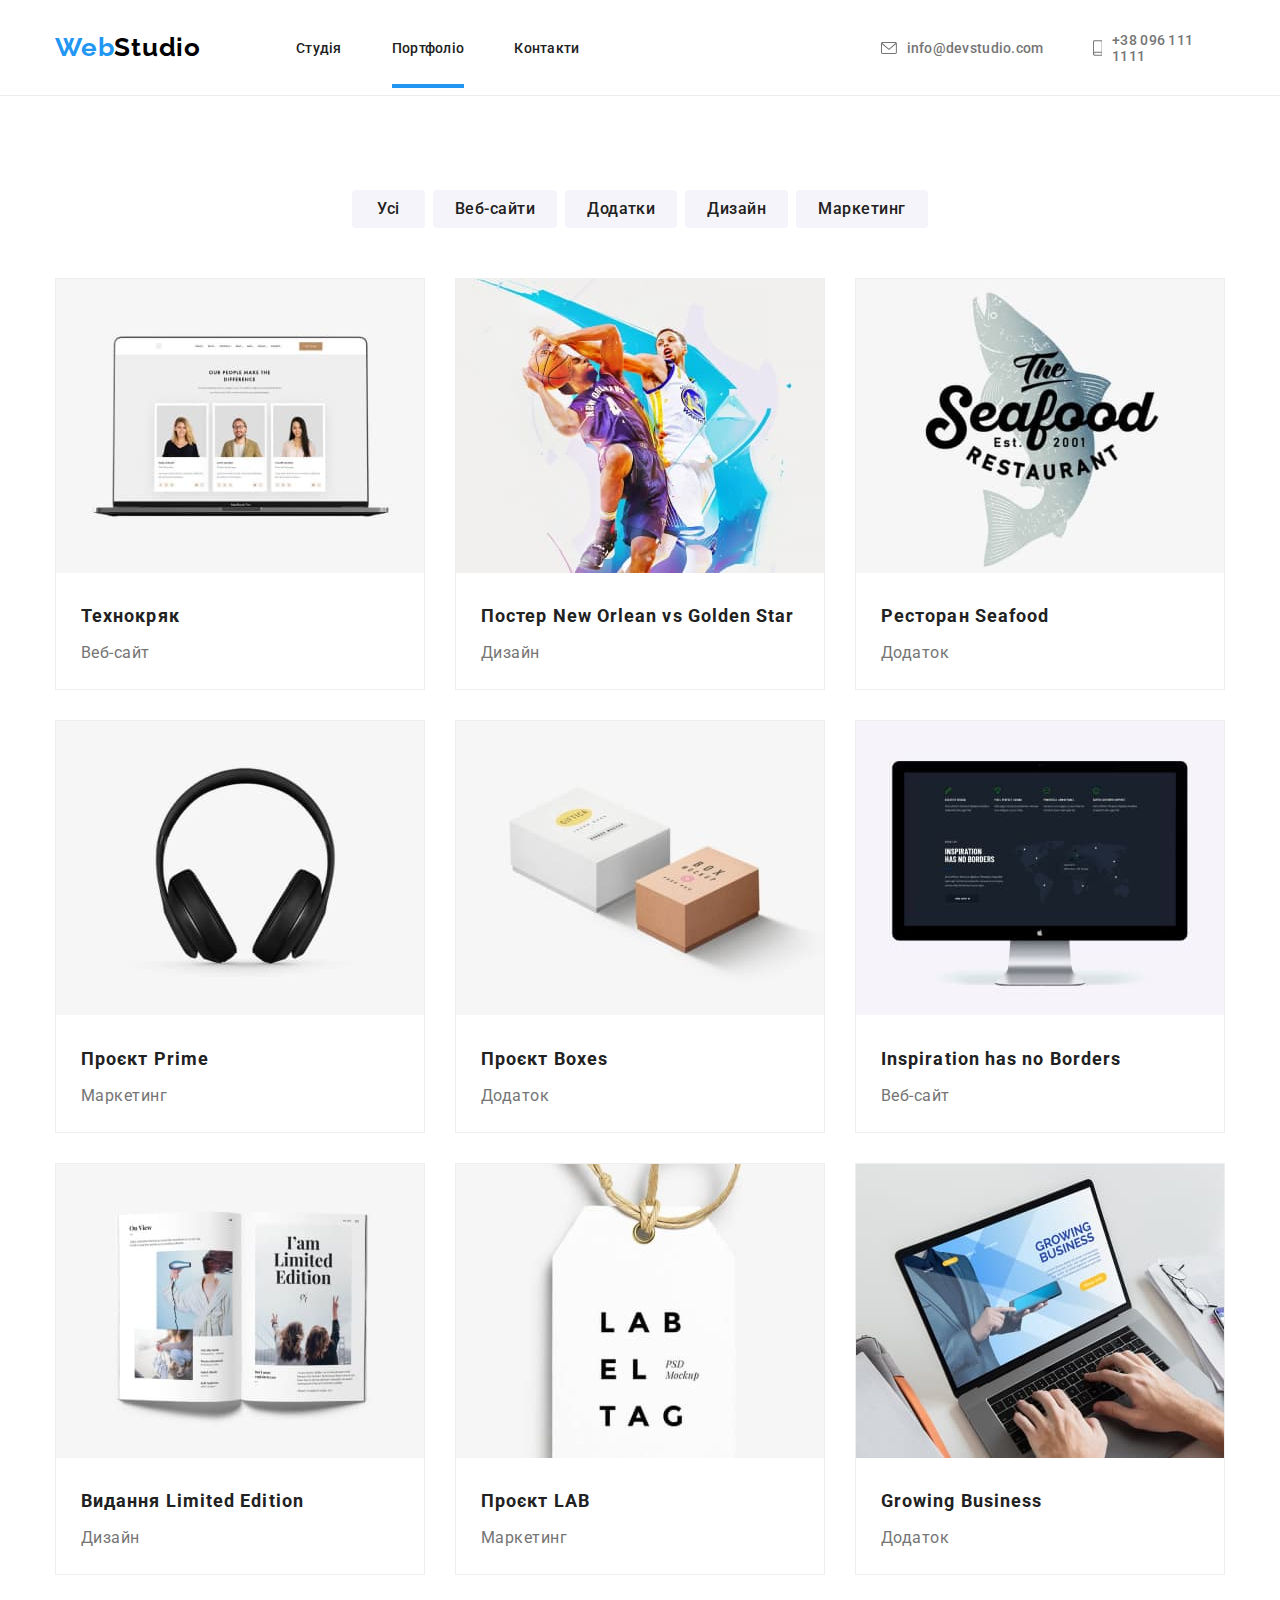
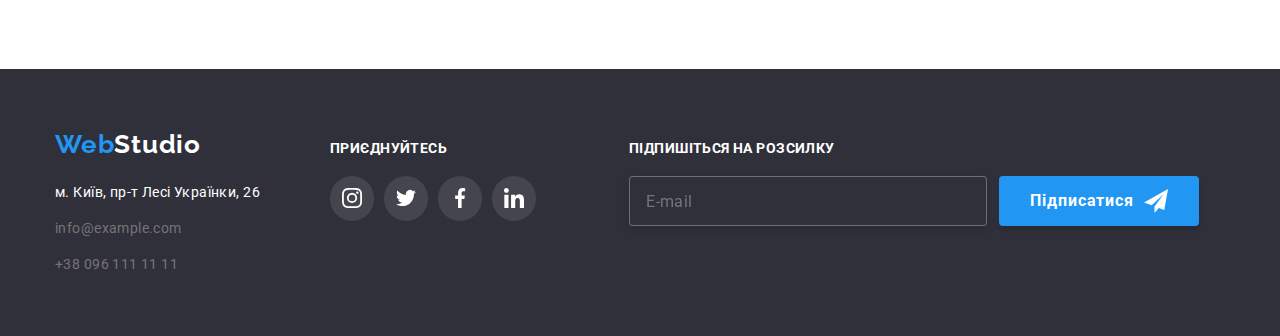
<file: portfolio.html>
<!DOCTYPE html>
<html lang="uk">

<head>
  <meta charset="UTF-8">
  <meta http-equiv="X-UA-Compatible" content="IE=edge">
  <meta name="viewport" content="width=device-width, initial-scale=1.0">
  <title>Портфоліо</title>
  <link rel="stylesheet" href="./css/normalize.css">
  <link rel="preconnect" href="https://fonts.googleapis.com">
  <link rel="preconnect" href="https://fonts.gstatic.com" crossorigin>
  <link href="https://fonts.googleapis.com/css2?family=Raleway:wght@700&family=Roboto:wght@400;500;700;900&display=swap"
    rel="stylesheet">
  <link rel="stylesheet" href="./css/main.min.css">

</head>

<body>
  <!--header-->
  <header class="header">
    <div class="container">
      <div class="header__main">
        <div class="header-logo">
          <a class="header-logo__ref" href="#"><span class="header-logo__label header-logo__label--web">Web</span><span
              class="header-logo__label header-logo__label--studio">Studio</span></a>
        </div>

        <nav>
          <ul class="nav">
            <li class="nav__item nav__item--indent"><a class="nav__ref" href="./index.html"
                rel="noopener noreferrer">Студія</a>
            </li>
            <li class="nav__item nav__item--indent"><a class="nav__ref nav__ref--position" href="#">Портфоліо</a></li>
            <li class="nav__item nav__item--indent"><a class="nav__ref" href="#">Контакти</a></li>
          </ul>
        </nav>

        <ul class="contact">
          <li class="contact__item contact__item--alignment">

            <a class="contact__ref contact__ref--transition" href="mailto:info@devstudio.com">
              <svg class="contact__icon contact__icon--convert">
                <use href="./images/icons.svg#icon-envelope"></use>
              </svg>
              <span class="contact__value">info@devstudio.com</span>
            </a>

          </li>

          <li class="contact__item contact__item--alignment">

            <a class="contact__ref contact__ref--transition" href="tel:+380961111111">
              <svg class="contact__icon contact__icon--telephone">
                <use href="./images/icons.svg#icon-smartphone"></use>
              </svg>
              <span class="contact__value">+38 096 111 1111</span>
            </a>

          </li>
        </ul>
      </div>
    </div>
  </header>

  <!--main-->
  <main>
    <!--hero-->
    <section class="portfolio portfolio--indent">
      <div class="container">
        <h1 class="portfolio__title">Категорії</h1>
        <ul class="portfolio-buttons">
          <li class="portfolio-buttons__item portfolio-buttons__item--indent"><button
              class="button button--portfolio button--all" type="button">Усі</button>
          </li>
          <li class="portfolio-buttons__item portfolio-buttons__item--indent"><button class="button button--portfolio"
              type="button">Веб-сайти</button>
          </li>
          <li class="portfolio-buttons__item portfolio-buttons__item--indent"><button class="button button--portfolio"
              type="button">Додатки</button>
          </li>
          <li class="portfolio-buttons__item portfolio-buttons__item--indent"><button class="button button--portfolio"
              type="button">Дизайн</button>
          </li>
          <li class="portfolio-buttons__item portfolio-buttons__item--indent"><button class="button button--portfolio"
              type="button">Маркетинг</button>
          </li>
        </ul>
        <ul class="portfolio-list">
          <li class="portfolio-list__item portfolio-list__item--active">
            <div class="portfolio-list__overlay">
              <a href="#">
                <img src="./images/categoryone.jpg" alt="technoquack" width="370">
              </a>
            </div>
            <div class="portfolio-list__card">
              <h3 class="portfolio-list__product">Технокряк</h3>
              <p class="portfolio-list__category">Веб-сайт</p>
            </div>
          </li>
          <li class="portfolio-list__item portfolio-list__item--active">
            <div class="portfolio-list__overlay">
              <img src="./images/categorytwo.jpg" alt="Poster New Orlean" width="370">
            </div>
            <div class="portfolio-list__card">
              <h3 class="portfolio-list__product">Постер New Orlean vs Golden Star</h3>
              <p class="portfolio-list__category">Дизайн</p>
            </div>

          </li>
          <li class="portfolio-list__item portfolio-list__item--active">
            <div class="portfolio-list__overlay">
              <img src="./images/categorythree.jpg" alt="Restaurant Seafood" width="370">
            </div>
            <div class="portfolio-list__card">
              <h3 class="portfolio-list__product">Ресторан Seafood</h3>
              <p class="portfolio-list__category">Додаток</p>
            </div>
          </li>
          <li class="portfolio-list__item portfolio-list__item--active">
            <div class="portfolio-list__overlay">
              <img src="./images/categoryfour.jpg" alt="Project Prime" width="370">
            </div>
            <div class="portfolio-list__card">
              <h3 class="portfolio-list__product">Проєкт Prime</h3>
              <p class="portfolio-list__category">Маркетинг</p>
            </div>
          </li>
          <li class="portfolio-list__item portfolio-list__item--active">
            <div class="portfolio-list__overlay">
              <img src="./images/categoryfive.jpg" alt="Project Boxes" width="370">
            </div>
            <div class="portfolio-list__card">
              <h3 class="portfolio-list__product">Проєкт Boxes</h3>
              <p class="portfolio-list__category">Додаток</p>
            </div>
          </li>
          <li class="portfolio-list__item portfolio-list__item--active">
            <div class="portfolio-list__overlay">
              <a href="#">
                <img src="./images/categorysix.jpg" alt="Inspiration has no Borders" width="370">
              </a>
            </div>
            <div class="portfolio-list__card">
              <h3 class="portfolio-list__product">Inspiration has no Borders</h3>
              <p class="portfolio-list__category">Веб-сайт</p>
            </div>
          </li>
          <li class="portfolio-list__item portfolio-list__item--active">
            <div class="portfolio-list__overlay">
              <img src="./images/categoryseven.jpg" alt="Limited Edition" width="370">
            </div>
            <div class="portfolio-list__card">
              <h3 class="portfolio-list__product">Видання Limited Edition</h3>
              <p class="portfolio-list__category">Дизайн</p>
            </div>
          </li>
          <li class="portfolio-list__item portfolio-list__item--active">
            <div class="portfolio-list__overlay">
              <img src="./images/categoryeight.jpg" alt="Project LAB" width="370">
            </div>
            <div class="portfolio-list__card">
              <h3 class="portfolio-list__product">Проєкт LAB</h3>
              <p class="portfolio-list__category">Маркетинг</p>
            </div>
          </li>
          <li class="portfolio-list__item portfolio-list__item--active">
            <div class="portfolio-list__overlay">
              <img src="./images/categorynine.jpg" alt="Growing Business" width="370">
            </div>
            <div class="portfolio-list__card">
              <h3 class="portfolio-list__product"">Growing Business</h3>
              <p class=" portfolio-list__category">Додаток</p>
            </div>
          </li>
        </ul>
      </div>
    </section>

  </main>

  <!--footer-->
  <footer class="footer">
    <div class="container">

      <div class="footer-sections">

        <div class="footer-address">

          <div class="footer-address__logo"><a class="footer-address__ref" href="#"><span
                class="footer-address__lable footer-address__lable--web">Web</span><span
                class="footer-address__lable footer-address__lable--studio">Studio</span></a>
          </div>

          <address class="address-block">
            <ul class="adress-list">
              <li class="adress-list__item adress-list__item--indent"><a
                  class="adress-list__ref adress-list__ref--font adress-list__ref--begin"
                  href="https://goo.gl/maps/GtrAekrX5XwwJfKh8" target="_blank" rel="noopener noreferrer">м. Київ, пр-т
                  Лесі
                  Українки, 26</a></li>
              <li class="adress-list__item adress-list__item--indent"><a class="adress-list__ref adress-list__ref--font"
                  href="mailto:info@example.com">info@example.com</a></li>
              <li class="adress-list__item adress-list__item--indent"><a class="adress-list__ref adress-list__ref--font"
                  href="tel:+380961111111">+38 096
                  111 11
                  11</a>
              </li>
            </ul>
          </address>

        </div>

        <section class="footer-nets">
          <h2 class="footer-nets__title">приєднуйтесь</h2>

          <ul class="nets-list">

            <li class="nets-list__item">
              <a class="nets-list__ref nets-list__ref--geometry nets-list__ref--active" href="#">
                <svg class="nets-list__icon">
                  <use href="./images/icons.svg#icon-instagramone"></use>
                </svg>
              </a>
            </li>

            <li class="nets-list__item">
              <a class="nets-list__ref nets-list__ref--geometry nets-list__ref--active" href="#">
                <svg class="nets-list__icon">
                  <use href="./images/icons.svg#icon-twittertwo"></use>
                </svg>
              </a>
            </li>

            <li class="nets-list__item">
              <a class="nets-list__ref nets-list__ref--geometry nets-list__ref--active" href="#">
                <svg class="nets-list__icon">
                  <use href="./images/icons.svg#icon-facebooktwo"></use>
                </svg>
              </a>
            </li>

            <li class="nets-list__item">
              <a class="nets-list__ref nets-list__ref--geometry nets-list__ref--active" href="#">
                <svg class="nets-list__icon">
                  <use href="./images/icons.svg#icon-linkedintwo"></use>
                </svg>
              </a>
            </li>

          </ul>

        </section>

        <form class="footer-form">
          <h2 class="footer-form__title">Підпишіться на розсилку</h2>
          <label for="mailfooter"></label>
          <div class="footer-form__mailing">
            <input class="footer-form__input" type="email" name="mailfooter" id="mailfooter" placeholder="E-mail">
            <button class="button button--mailing" type="submit">
              <span class="footer-form__caption">Підписатися</span>
              <svg class="footer-form__icon">
                <use href="./images/icons.svg#icon-formtelegram"></use>
              </svg>
            </button>
          </div>
        </form>

      </div>

    </div>
  </footer>

</body>

</html>
</file>
<file: css/main.min.css>
html{-webkit-box-sizing:border-box;box-sizing:border-box}*,*::before,*::after{-webkit-box-sizing:inherit;box-sizing:inherit}h1,h2,h3,h4,h5,h6,p,ul{margin:0;padding:0}body{color:#212121;font-family:"Roboto",sans-serif}.button{cursor:pointer;border:none}.button--hero{padding:10px 32px;-webkit-box-align:center;-ms-flex-align:center;align-items:center;font-weight:700;font-size:16px;line-height:1.875;letter-spacing:.06em;color:#fff;background-color:#2196f3}.button--form-modal{-webkit-transition:background-color 250ms cubic-bezier(0.4, 0, 0.2, 1);transition:background-color 250ms cubic-bezier(0.4, 0, 0.2, 1);outline:none;display:-webkit-box;display:-ms-flexbox;display:flex;padding:10px 52px;-webkit-box-align:center;-ms-flex-align:center;align-items:center;margin-left:164px;margin-right:164px;margin-bottom:40px;font-family:"Roboto",sans-serif;font-weight:700;font-size:16px;line-height:1.875;letter-spacing:.06em;text-align:center;color:#fff;background-color:#2196f3;-webkit-box-shadow:0px 4px 4px rgba(0,0,0,.15);box-shadow:0px 4px 4px rgba(0,0,0,.15);border-radius:4px}@media screen and (min-width: 0px)and (max-width: 479px){.button--form-modal{margin-left:auto;margin-right:auto}}@media screen and (min-width: 480px)and (max-width: 1199px){.button--form-modal{margin-left:125px;margin-right:125px}}.button--form-modal:hover,.button--form-modal:focus{background-color:#188ce8}.button--portfolio{-webkit-transition:color 250ms cubic-bezier(0.4, 0, 0.2, 1),background-color 250ms cubic-bezier(0.4, 0, 0.2, 1),-webkit-box-shadow 250ms cubic-bezier(0.4, 0, 0.2, 1);transition:color 250ms cubic-bezier(0.4, 0, 0.2, 1),background-color 250ms cubic-bezier(0.4, 0, 0.2, 1),-webkit-box-shadow 250ms cubic-bezier(0.4, 0, 0.2, 1);transition:color 250ms cubic-bezier(0.4, 0, 0.2, 1),background-color 250ms cubic-bezier(0.4, 0, 0.2, 1),box-shadow 250ms cubic-bezier(0.4, 0, 0.2, 1);transition:color 250ms cubic-bezier(0.4, 0, 0.2, 1),background-color 250ms cubic-bezier(0.4, 0, 0.2, 1),box-shadow 250ms cubic-bezier(0.4, 0, 0.2, 1),-webkit-box-shadow 250ms cubic-bezier(0.4, 0, 0.2, 1);padding:6px 22px;color:#212121;background-color:#f5f4fa;font-weight:500;font-size:16px;line-height:1.625;letter-spacing:.03em;text-align:center;border-radius:4px}.button--portfolio:hover,.button--portfolio:focus{color:#fff;background-color:#2196f3;-webkit-box-shadow:0px 6px 0px #f5f4fa;box-shadow:0px 6px 0px #f5f4fa}.button--all{padding:6px 25px}.button--mailing{display:-webkit-box;display:-ms-flexbox;display:flex;-webkit-box-align:center;-ms-flex-align:center;align-items:center;-webkit-box-pack:center;-ms-flex-pack:center;justify-content:center;padding-top:10px;padding-bottom:10px;outline:none;width:200px;background-color:#2196f3;-webkit-box-shadow:0px 4px 4px rgba(0,0,0,.15);box-shadow:0px 4px 4px rgba(0,0,0,.15);border-radius:4px}@media screen and (min-width: 0px)and (max-width: 1199px){.button--mailing{margin-left:auto;margin-right:auto}}.menu-button{display:-webkit-inline-box;display:-ms-inline-flexbox;display:inline-flex;margin-left:181px;padding:0;border:none;background-color:rgba(0,0,0,0);cursor:pointer;position:relative;z-index:51}@media screen and (min-width: 0px)and (max-width: 479px){.menu-button{margin-left:auto}}@media screen and (min-width: 768px){.menu-button{display:none}}.menu-button .icon-cross{display:none;-webkit-transition:fill 250ms cubic-bezier(0.4, 0, 0.2, 1);transition:fill 250ms cubic-bezier(0.4, 0, 0.2, 1)}.menu-button.is-open .icon-cross{display:block}.menu-button.is-open .icon-menu{display:none}.menu-button .icon-menu{-webkit-transition:fill 250ms cubic-bezier(0.4, 0, 0.2, 1);transition:fill 250ms cubic-bezier(0.4, 0, 0.2, 1)}.menu-button:hover .icon-cross{fill:#2196f3}.menu-button:hover .icon-menu{fill:#2196f3}.container{max-width:480px;padding-left:15px;padding-right:15px;margin-left:auto;margin-right:auto}@media screen and (min-width: 768px){.container{max-width:768px}}@media screen and (min-width: 1200px){.container{max-width:1200px}}.hero{padding-top:200px;padding-bottom:200px;background-color:#2f303a;text-align:center}@media screen and (min-width: 0px)and (max-width: 1199px){.hero{margin-bottom:60px}}.hero--overlay{margin-left:auto;margin-right:auto;background-repeat:no-repeat;background-position:center;background-size:cover}@media screen and (min-width: 0px){.hero--overlay{min-height:400px;max-width:480px}}@media screen and (min-width: 768px){.hero--overlay{min-height:400px;max-width:768px}}@media screen and (min-width: 1200px){.hero--overlay{min-height:480px;max-width:1600px}}@media screen and (min-width: 0px){.hero--overlay{background-image:-webkit-gradient(linear, left top, right top, from(rgba(47, 48, 58, 0.4)), to(rgba(47, 48, 58, 0.4))),url("../images/herobackgroundmobile.jpg");background-image:linear-gradient(to right, rgba(47, 48, 58, 0.4), rgba(47, 48, 58, 0.4)),url("../images/herobackgroundmobile.jpg")}}@media screen and (min-width: 768px){.hero--overlay{background-image:-webkit-gradient(linear, left top, right top, from(rgba(47, 48, 58, 0.4)), to(rgba(47, 48, 58, 0.4))),url("../images/herobackgroundtablet.jpg");background-image:linear-gradient(to right, rgba(47, 48, 58, 0.4), rgba(47, 48, 58, 0.4)),url("../images/herobackgroundtablet.jpg")}}@media screen and (min-width: 1200px){.hero--overlay{background-image:-webkit-gradient(linear, left top, right top, from(rgba(47, 48, 58, 0.4)), to(rgba(47, 48, 58, 0.4))),url("../images/herobackground.jpg");background-image:linear-gradient(to right, rgba(47, 48, 58, 0.4), rgba(47, 48, 58, 0.4)),url("../images/herobackground.jpg")}}@media screen and (min-width: 0px)and (min-device-pixel-ratio: 2),screen and (min-width: 0px)and (-webkit-min-device-pixel-ratio: 2),screen and (min-width: 0px)and (min-resolution: 192dpi),screen and (min-width: 0px)and (min-resolution: 2dppx){.hero--overlay{background-image:-webkit-gradient(linear, left top, right top, from(rgba(47, 48, 58, 0.4)), to(rgba(47, 48, 58, 0.4))),url("../images/herobackgroundmobiletwo.jpg");background-image:linear-gradient(to right, rgba(47, 48, 58, 0.4), rgba(47, 48, 58, 0.4)),url("../images/herobackgroundmobiletwo.jpg")}}@media screen and (min-width: 768px)and (min-device-pixel-ratio: 2),screen and (min-width: 768px)and (-webkit-min-device-pixel-ratio: 2),screen and (min-width: 768px)and (min-resolution: 192dpi),screen and (min-width: 768px)and (min-resolution: 2dppx){.hero--overlay{background-image:-webkit-gradient(linear, left top, right top, from(rgba(47, 48, 58, 0.4)), to(rgba(47, 48, 58, 0.4))),url("../images/herobackgroundtablettwox.jpg");background-image:linear-gradient(to right, rgba(47, 48, 58, 0.4), rgba(47, 48, 58, 0.4)),url("../images/herobackgroundtablettwox.jpg")}}@media screen and (min-width: 1200px)and (min-device-pixel-ratio: 2),screen and (min-width: 1200px)and (-webkit-min-device-pixel-ratio: 2),screen and (min-width: 1200px)and (min-resolution: 192dpi),screen and (min-width: 1200px)and (min-resolution: 2dppx){.hero--overlay{background-image:-webkit-gradient(linear, left top, right top, from(rgba(47, 48, 58, 0.4)), to(rgba(47, 48, 58, 0.4))),url("../images/herobackgroundtwox.jpg");background-image:linear-gradient(to right, rgba(47, 48, 58, 0.4), rgba(47, 48, 58, 0.4)),url("../images/herobackgroundtwox.jpg")}}.hero__title{max-width:696px;margin:0 auto 30px;font-weight:900;font-size:44px;line-height:1.3636;letter-spacing:.06em;text-transform:uppercase;color:#fff}@media screen and (min-width: 0px)and (max-width: 1199px){.hero__title{max-width:360px;font-size:26px;line-height:1.6154}}.advantages{background-color:#fff}@media screen and (min-width: 0px)and (max-width: 1199px){.advantages{margin-bottom:60px}}@media screen and (min-width: 1200px){.advantages--indent{padding-top:94px;padding-bottom:94px}}.advantages__title{position:absolute;width:1px;height:1px;margin:-1px;white-space:nowrap;overflow:hidden;border:0;clip:rect(0 0 0 0);-webkit-clip-path:inset(50%);clip-path:inset(50%)}@media screen and (min-width: 768px){.advantages-list{display:-webkit-box;display:-ms-flexbox;display:flex;gap:30px}}@media screen and (min-width: 768px)and (max-width: 1199px){.advantages-list{-ms-flex-wrap:wrap;flex-wrap:wrap;-webkit-box-pack:center;-ms-flex-pack:center;justify-content:center}}.advantages-list__item{list-style:none}@media screen and (min-width: 0px)and (max-width: 479px){.advantages-list__item{-ms-flex-preferred-size:calc((100% - 90px)/1);flex-basis:calc((100% - 90px)/1)}}@media screen and (min-width: 480px)and (max-width: 767px){.advantages-list__item{-ms-flex-preferred-size:calc((100% - 90px)/1);flex-basis:calc((100% - 90px)/1);margin-bottom:30px}}@media screen and (min-width: 768px)and (max-width: 1199px){.advantages-list__item{-ms-flex-preferred-size:calc((100% - 90px)/2);flex-basis:calc((100% - 90px)/2)}}@media screen and (min-width: 1200px){.advantages-list__item{-ms-flex-preferred-size:calc((100% - 90px)/4);flex-basis:calc((100% - 90px)/4)}}@media screen and (min-width: 0px)and (max-width: 767px){.advantages-list__item:last-child{margin-bottom:0}}.advantages-list__logo{display:-webkit-box;display:-ms-flexbox;display:flex;-webkit-box-pack:center;-ms-flex-pack:center;justify-content:center;-webkit-box-align:center;-ms-flex-align:center;align-items:center;margin-bottom:30px;background:#f5f4fa;border-radius:4px}@media screen and (min-width: 0px){.advantages-list__logo{padding:25px 19px}}@media screen and (min-width: 768px){.advantages-list__logo{padding:25px 14.2px}}@media screen and (min-width: 1200px){.advantages-list__logo{padding:25px 10px}}.advantages-list__icon{width:70px;height:70px}.advantages-list__name{margin-bottom:10px;font-size:14px;line-height:1.1428;letter-spacing:.03em;text-transform:uppercase}@media not screen and (min-width: 768px){.advantages-list__name{text-align:center}}.advantages-list__description{font-size:14px;line-height:1.7143;letter-spacing:.03em;color:#757575}.activity{padding-top:0;background-color:#fff}@media screen and (min-width: 0px){.activity{display:none}}@media screen and (min-width: 1200px){.activity{display:block}}.activity--indent{padding-top:0px;padding-bottom:94px}.activity__title{margin-bottom:50px;line-height:1.16667;font-size:36px;text-align:center;letter-spacing:.03em}.activity-list{display:-webkit-box;display:-ms-flexbox;display:flex;-webkit-box-pack:center;-ms-flex-pack:center;justify-content:center;gap:30px}.activity-list__item{list-style:none}.activity-list__background{position:relative}.activity-list__product{position:absolute;bottom:3px;right:0;padding-top:27px;padding-bottom:27px;width:370px;background-color:rgba(47,48,58,.8);font-family:"Roboto",sans-serif;line-height:1.14286;font-size:14px;text-align:center;letter-spacing:.03em;text-transform:uppercase;color:#fff}.our-team{background-color:#f5f4fa}.our-team--indent{padding-top:94px;padding-bottom:94px}@media screen and (min-width: 0px)and (max-width: 1199px){.our-team--indent{padding-top:60px;padding-bottom:60px}}.our-team__title{margin-bottom:50px;font-size:36px;line-height:1.16667;text-align:center;letter-spacing:.03em}@media screen and (min-width: 0px)and (max-width: 1199px){.our-team__title{margin-bottom:30px}}@media screen and (min-width: 768px),screen and (min-width: 1200px){.team-list{display:-webkit-box;display:-ms-flexbox;display:flex;-webkit-box-pack:center;-ms-flex-pack:center;justify-content:center;gap:30px}}@media screen and (min-width: 768px)and (max-width: 1199px){.team-list{-ms-flex-wrap:wrap;flex-wrap:wrap}}.team-list__item{list-style:none}.team-list__item--active{background:#fff;-webkit-box-shadow:0px 1px 3px rgba(0,0,0,.12),0px 1px 1px rgba(0,0,0,.14),0px 2px 1px rgba(0,0,0,.2);box-shadow:0px 1px 3px rgba(0,0,0,.12),0px 1px 1px rgba(0,0,0,.14),0px 2px 1px rgba(0,0,0,.2);border-radius:0px 0px 4px 4px}@media screen and (min-width: 0px)and (max-width: 479px){.team-list__item--active{-ms-flex-preferred-size:calc((100% - 90px)/1);flex-basis:calc((100% - 90px)/1)}}@media screen and (min-width: 480px)and (max-width: 767px){.team-list__item--active{-ms-flex-preferred-size:calc((100% - 90px)/1);flex-basis:calc((100% - 90px)/1)}}@media screen and (min-width: 768px){.team-list__item--active{-ms-flex-preferred-size:calc((100% - 90px)/2);flex-basis:calc((100% - 90px)/2)}}@media screen and (min-width: 1200px){.team-list__item--active{-ms-flex-preferred-size:calc((100% - 90px)/4);flex-basis:calc((100% - 90px)/4)}}@media screen and (min-width: 0px)and (max-width: 767px){.team-list__item--active{margin-bottom:30px}}@media screen and (min-width: 0px)and (max-width: 767px){.team-list__item--active:last-child{margin-bottom:0px}}@media screen and (min-width: 0px)and (max-width: 479px){.team-list__img{width:100%}}@media screen and (min-width: 480px)and (max-width: 767px){.team-list__img{width:450px}}@media screen and (min-width: 768px){.team-list__img{width:354px}}@media screen and (min-width: 1200px){.team-list__img{width:270px}}.team-list__card{padding:30px 10px}@media screen and (min-width: 0px)and (max-width: 1199px){.team-list__card{padding-top:30px;padding-bottom:24px;padding-left:10px;padding-right:10px}}.team-list__employee{margin-bottom:10px;font-weight:500;font-size:16px;line-height:1.1875;text-align:center;letter-spacing:.03em}.team-list__position{margin-bottom:16px;font-weight:400;font-size:16px;line-height:1.1875;text-align:center;letter-spacing:.03em;color:#757575}.team-nets{display:-webkit-box;display:-ms-flexbox;display:flex;-webkit-box-pack:center;-ms-flex-pack:center;justify-content:center;gap:10px}.team-nets__item{list-style:none}.team-nets__ref{-webkit-transition:fill 250ms cubic-bezier(0.4, 0, 0.2, 1);transition:fill 250ms cubic-bezier(0.4, 0, 0.2, 1);fill:#afb1b8}.team-nets__ref:hover,.team-nets__ref:focus{fill:#fff}.team-nets__ref--geometry{-webkit-transition:background-color 250ms cubic-bezier(0.4, 0, 0.2, 1),border-radius 250ms cubic-bezier(0.4, 0, 0.2, 1);transition:background-color 250ms cubic-bezier(0.4, 0, 0.2, 1),border-radius 250ms cubic-bezier(0.4, 0, 0.2, 1);display:block;padding-top:12px;padding-bottom:8px;padding-left:12px;padding-right:12px}.team-nets__ref--geometry:hover,.team-nets__ref--geometry:focus{background-color:#2196f3;border-radius:50%}.team-nets__icon{height:20px;width:20px}.regular-customers{background-color:#fff}.regular-customers--indent{padding-top:94px;padding-bottom:94px}@media screen and (min-width: 0px)and (max-width: 1199px){.regular-customers--indent{padding-top:60px;padding-bottom:60px}}.regular-customers__title{margin-bottom:50px;font-size:36px;line-height:1.16667;text-align:center;letter-spacing:.03em}@media screen and (min-width: 0px)and (max-width: 1199px){.regular-customers__title{margin-bottom:30px;font-size:28px;line-height:1.17857;text-align:center;letter-spacing:.03em}}.customers-list{display:-webkit-box;display:-ms-flexbox;display:flex;gap:30px;-webkit-box-pack:center;-ms-flex-pack:center;justify-content:center}@media screen and (min-width: 0px)and (max-width: 1199px){.customers-list{-ms-flex-wrap:wrap;flex-wrap:wrap}}.customers-list__item{list-style:none}.customers-list__item--alignment{display:-webkit-box;display:-ms-flexbox;display:flex;-webkit-box-pack:center;-ms-flex-pack:center;justify-content:center;-webkit-box-align:center;-ms-flex-align:center;align-items:center}@media screen and (min-width: 0px){.customers-list__item--alignment{-ms-flex-preferred-size:calc((100% - 180px)/2);flex-basis:calc((100% - 180px)/2)}}@media screen and (min-width: 768px){.customers-list__item--alignment{-ms-flex-preferred-size:calc((100% - 180px)/3);flex-basis:calc((100% - 180px)/3)}}@media screen and (min-width: 1200px){.customers-list__item--alignment{-ms-flex-preferred-size:calc((100% - 180px)/6);flex-basis:calc((100% - 180px)/6)}}.customers-list__icon{width:0px;height:0px}@media screen and (min-width: 0px){.customers-list__icon--one{width:44.27px;height:49.23px}}@media screen and (min-width: 1200px){.customers-list__icon--one{width:41px;height:46.7px}}.customers-list__icon--two{width:40px;height:52px}@media screen and (min-width: 0px){.customers-list__icon--three{width:41px;height:42.6px}}@media screen and (min-width: 1200px){.customers-list__icon--three{width:43.46px;height:41.18px}}@media screen and (min-width: 0px){.customers-list__icon--four{width:79.66px;height:42.02px}}@media screen and (min-width: 1200px){.customers-list__icon--four{width:84.44px;height:40.62px}}@media screen and (min-width: 0px){.customers-list__icon--five{width:59px;height:47px}}@media screen and (min-width: 1200px){.customers-list__icon--five{width:62.54px;height:45.43px}}@media screen and (min-width: 0px){.customers-list__icon--six{width:88.48px;height:45.44px}}@media screen and (min-width: 1200px){.customers-list__icon--six{width:93.79px;height:43.93px}}.customers-list__ref{fill:#afb1b8}.customers-list__ref--alignment{display:-webkit-box;display:-ms-flexbox;display:flex;-webkit-box-pack:center;-ms-flex-pack:center;justify-content:center;-webkit-box-align:center;-ms-flex-align:center;align-items:center}.customers-list__ref--geometry{-webkit-transition:border 250ms cubic-bezier(0.4, 0, 0.2, 1),border-radius 250ms cubic-bezier(0.4, 0, 0.2, 1);transition:border 250ms cubic-bezier(0.4, 0, 0.2, 1),border-radius 250ms cubic-bezier(0.4, 0, 0.2, 1);border:1px solid #afb1b8;border-radius:4px}@media screen and (min-width: 0px){.customers-list__ref--geometry{width:210px;height:92px;padding:16px 52px}}@media screen and (min-width: 768px){.customers-list__ref--geometry{width:226px;height:92px;padding:16px 60px}}@media screen and (min-width: 1200px){.customers-list__ref--geometry{width:170px;height:92px;padding:16px 32px}}.customers-list__ref--geometry:hover{border:1px solid #2196f3;border-radius:4px}.customers-list__ref{-webkit-transition:fill 250ms cubic-bezier(0.4, 0, 0.2, 1);transition:fill 250ms cubic-bezier(0.4, 0, 0.2, 1)}.customers-list__ref:hover,.customers-list__ref:focus{fill:#2196f3}.backdrop{position:fixed;top:0;left:0;-webkit-transition:opacity 250ms cubic-bezier(0.4, 0, 0.2, 1),visibility 250ms cubic-bezier(0.4, 0, 0.2, 1);transition:opacity 250ms cubic-bezier(0.4, 0, 0.2, 1),visibility 250ms cubic-bezier(0.4, 0, 0.2, 1);width:100vw;height:100vh;background-color:rgba(0,0,0,.2)}.backdrop--is-hidden{opacity:0;visibility:hidden;pointer-events:none}.backdrop--is-hidden .modal{-webkit-transform:translate(-50%, -50%) scale(1.3);transform:translate(-50%, -50%) scale(1.3)}.modal{position:absolute;top:50%;left:50%;-webkit-transform:translate(-50%, -50%) scale(1);transform:translate(-50%, -50%) scale(1);-webkit-transition:-webkit-transform 250ms cubic-bezier(0.4, 0, 0.2, 1);transition:-webkit-transform 250ms cubic-bezier(0.4, 0, 0.2, 1);transition:transform 250ms cubic-bezier(0.4, 0, 0.2, 1);transition:transform 250ms cubic-bezier(0.4, 0, 0.2, 1), -webkit-transform 250ms cubic-bezier(0.4, 0, 0.2, 1);background-color:#fff;-webkit-box-shadow:0px 1px 3px rgba(0,0,0,.12),0px 1px 1px rgba(0,0,0,.14),0px 2px 1px rgba(0,0,0,.2);box-shadow:0px 1px 3px rgba(0,0,0,.12),0px 1px 1px rgba(0,0,0,.14),0px 2px 1px rgba(0,0,0,.2);border-radius:4px}@media screen and (min-width: 0px)and (max-width: 479px){.modal{width:calc(100% - 20px);min-height:609px}}@media screen and (min-width: 480px)and (max-width: 1199px){.modal{width:450px;height:609px}}@media screen and (min-width: 1200px){.modal{min-width:528px;min-height:581px}}.modal-button{position:absolute;top:0;right:0;display:-webkit-box;display:-ms-flexbox;display:flex;-webkit-box-align:center;-ms-flex-align:center;align-items:center;width:30px;height:30px;-webkit-box-pack:center;-ms-flex-pack:center;justify-content:center;margin-top:8px;margin-right:8px;border:1px solid rgba(0,0,0,.1);border-radius:50%;background-color:#fff;cursor:pointer}.modal-button .modal-button__icon{-webkit-transition:fill 250ms cubic-bezier(0.4, 0, 0.2, 1);transition:fill 250ms cubic-bezier(0.4, 0, 0.2, 1)}.modal-button:hover .modal-button__icon,.modal-button:focus .modal-button__icon{fill:#2196f3}.modal-button__icon{width:18px;height:18px;fill:#000}.modal-form__title{margin-top:40px;font-family:"Roboto",sans-serif;font-size:20px;line-height:1.15;letter-spacing:.03em;text-align:center}@media screen and (min-width: 0px)and (max-width: 479px){.modal-form__title{margin-right:20px;margin-left:20px;margin-bottom:12px}}@media screen and (min-width: 480px){.modal-form__title{margin-right:40px;margin-left:40px;margin-bottom:12px}}@media screen and (min-width: 0px)and (max-width: 1199px){.modal-form__title{font-family:"Roboto",sans-serif;font-size:20px;line-height:1.5;letter-spacing:.03em}}.modal-group{padding-bottom:20px}@media screen and (min-width: 0px)and (max-width: 479px){.modal-group{padding-right:20px;padding-left:20px}}@media screen and (min-width: 480px){.modal-group{padding-right:40px;padding-left:40px}}.modal-field{display:-webkit-box;display:-ms-flexbox;display:flex;margin-bottom:10px;-webkit-box-orient:vertical;-webkit-box-direction:normal;-ms-flex-direction:column;flex-direction:column}.modal-field__label{display:inline-block;margin-bottom:4px;font-family:"Roboto",sans-serif;font-size:12px;line-height:1.166667;letter-spacing:.01em;color:#757575}.modal-field__element{position:relative}.modal-field__input{width:448px;height:40px;padding-left:42px;outline:none;cursor:pointer;border:1px solid rgba(33,33,33,.2);border-radius:4px}@media screen and (min-width: 0px)and (max-width: 479px){.modal-field__input{width:100%;height:40px}}@media screen and (min-width: 480px)and (max-width: 1199px){.modal-field__input{width:370px;height:40px}}.modal-field__icon{position:absolute;top:11px;left:12px;bottom:11px;display:inline-block;width:18px;height:18px;fill:#212121}.modal-field__element .modal-field__icon{-webkit-transition:fill 250ms cubic-bezier(0.4, 0, 0.2, 1);transition:fill 250ms cubic-bezier(0.4, 0, 0.2, 1)}.modal-field__element:focus-within .modal-field__icon,.modal-field__element:hover .modal-field__icon{fill:#2196f3}.modal-field__element .modal-field__input{-webkit-transition:border-color 250ms cubic-bezier(0.4, 0, 0.2, 1);transition:border-color 250ms cubic-bezier(0.4, 0, 0.2, 1)}.modal-field__element:focus-within .modal-field__input,.modal-field__element:hover .modal-field__input{border-color:#2196f3}.modal-textarea{display:-webkit-box;display:-ms-flexbox;display:flex;margin-bottom:20px;-webkit-box-orient:vertical;-webkit-box-direction:normal;-ms-flex-direction:column;flex-direction:column}.modal-textarea__label{display:inline-block;margin-bottom:4px;font-family:"Roboto",sans-serif;font-size:12px;line-height:1.166667;letter-spacing:.01em;color:#757575}.modal-textarea__comment{outline:none;resize:none;width:448px;height:120px;padding:12px 16px;font-family:"Roboto",sans-serif;font-size:12px;line-height:1.1666;letter-spacing:.01em;color:rgba(117,117,117,.5);border:1px solid rgba(33,33,33,.2);border-radius:4px}@media screen and (min-width: 0px)and (max-width: 479px){.modal-textarea__comment{width:100%;height:120px;font-family:"Roboto",sans-serif;font-size:14px;line-height:1.14286;letter-spacing:.01em}}@media screen and (min-width: 480px)and (max-width: 1199px){.modal-textarea__comment{width:370px;height:120px;font-family:"Roboto",sans-serif;font-size:14px;line-height:1.14286;letter-spacing:.01em}}.modal-textarea .modal-textarea__comment{-webkit-transition:border-color 250ms cubic-bezier(0.4, 0, 0.2, 1);transition:border-color 250ms cubic-bezier(0.4, 0, 0.2, 1)}.modal-textarea:focus-within .modal-textarea__comment,.modal-textarea:hover .modal-textarea__comment{border-color:#2196f3}.modal-condition{display:-webkit-box;display:-ms-flexbox;display:flex;-webkit-box-align:center;-ms-flex-align:center;align-items:center;margin-right:51px;margin-left:52px;margin-bottom:30px}@media screen and (min-width: 0px)and (max-width: 479px){.modal-condition{margin-right:20px;margin-left:20px;margin-bottom:30px}}@media screen and (min-width: 480px)and (max-width: 1199px){.modal-condition{margin-right:40px;margin-left:40px;margin-bottom:30px}}.modal-condition__label{display:-webkit-box;display:-ms-flexbox;display:flex;-webkit-box-align:center;-ms-flex-align:center;align-items:center;margin-right:2px;font-family:"Roboto",sans-serif;font-size:14px;line-height:1.714;letter-spacing:.03em;color:#757575}@media screen and (min-width: 0px)and (max-width: 1199px){.modal-condition__label{font-family:"Roboto",sans-serif;font-size:12px;line-height:1.166667;letter-spacing:.03em}}.modal-condition__input{position:absolute;width:1px;height:1px;margin:-1px;white-space:nowrap;overflow:hidden;border:0;clip:rect(0 0 0 0);-webkit-clip-path:inset(50%);clip-path:inset(50%)}.modal-condition__input:checked+.modal-condition__icon{border-color:rgba(0,0,0,0);background-color:#2196f3;background-image:url("../images/formchek.svg");background-size:contain;background-origin:border-box}.modal-condition__icon{display:inline-block;width:16px;height:15px;margin-right:8.38px;cursor:pointer;border:2px solid #212121;border-radius:4px}@media screen and (min-width: 0px)and (max-width: 1199px){.modal-condition__icon{margin-right:8px}}.modal-condition__ref{font-family:"Roboto",sans-serif;font-size:14px;line-height:1.714;letter-spacing:.03em;color:#2196f3}@media screen and (min-width: 0px)and (max-width: 1199px){.modal-condition__ref{font-family:"Roboto",sans-serif;font-size:12px;line-height:1.16667;letter-spacing:.03em}}.portfolio{background-color:#fff}.portfolio--indent{padding-top:94px;padding-bottom:94px}.portfolio__title{position:absolute;overflow:hidden;width:1px;height:1px;margin:-1px;white-space:nowrap;border:0;clip:rect(0 0 0 0);-webkit-clip-path:inset(50%);clip-path:inset(50%)}.portfolio-buttons{display:-webkit-box;display:-ms-flexbox;display:flex;-webkit-box-pack:center;-ms-flex-pack:center;justify-content:center;margin-bottom:50px}.portfolio-buttons__item{list-style:none}.portfolio-buttons__item--indent{margin-right:8px}.portfolio-buttons__item--indent:last-child{margin-right:0}.portfolio-list{display:-webkit-box;display:-ms-flexbox;display:flex;-webkit-box-pack:justify;-ms-flex-pack:justify;justify-content:space-between;-ms-flex-wrap:wrap;flex-wrap:wrap;gap:30px}.portfolio-list__item{list-style:none}.portfolio-list__item--active{-webkit-transition:-webkit-box-shadow 250ms cubic-bezier(0.4, 0, 0.2, 1);transition:-webkit-box-shadow 250ms cubic-bezier(0.4, 0, 0.2, 1);transition:box-shadow 250ms cubic-bezier(0.4, 0, 0.2, 1);transition:box-shadow 250ms cubic-bezier(0.4, 0, 0.2, 1), -webkit-box-shadow 250ms cubic-bezier(0.4, 0, 0.2, 1);width:370px;background:#fff;border:1px solid #eee}.portfolio-list__item--active:hover{-webkit-box-shadow:0px 1px 1px rgba(0,0,0,.12),0px 4px 4px rgba(0,0,0,.06),1px 4px 6px rgba(0,0,0,.16);box-shadow:0px 1px 1px rgba(0,0,0,.12),0px 4px 4px rgba(0,0,0,.06),1px 4px 6px rgba(0,0,0,.16)}.portfolio-list__overlay{position:relative;overflow:hidden}.portfolio-list__overlay::after{position:absolute;top:0;left:0;content:"Ресурс пропонує комплексні пропозиції з різним рівнем функціоналу та сервісів. Все це дозволить відвідувачу отримати вичерпні відомості про компанію чи приватну особу.";-webkit-transform:translateY(100%);transform:translateY(100%);-webkit-transition:-webkit-transform 250ms cubic-bezier(0.4, 0, 0.2, 1);transition:-webkit-transform 250ms cubic-bezier(0.4, 0, 0.2, 1);transition:transform 250ms cubic-bezier(0.4, 0, 0.2, 1);transition:transform 250ms cubic-bezier(0.4, 0, 0.2, 1), -webkit-transform 250ms cubic-bezier(0.4, 0, 0.2, 1);display:block;padding:63px 24px;width:100%;height:300px;font-family:"Roboto",sans-serif;font-size:18px;line-height:1.55555555;letter-spacing:.03em;color:#fff;background-color:rgba(33,150,243,.9)}.portfolio-list__item--active:hover .portfolio-list__overlay::after{-webkit-transform:translateY(0);transform:translateY(0)}.portfolio-list__card{margin:20px 24px;border:1px solid rgba(0,0,0,0)}.portfolio-list__product{margin-bottom:4px;font-size:18px;line-height:2;letter-spacing:.06em}.portfolio-list__category{font-weight:400;font-size:16px;line-height:1.875;letter-spacing:.03em;color:#757575}.header{border-bottom:1px solid #ececec;background-color:#fff}@media screen and (min-width: 0px)and (max-width: 767px){.header{position:relative}}.header__main{display:-webkit-box;display:-ms-flexbox;display:flex;-webkit-box-align:center;-ms-flex-align:center;align-items:center}.header-logo{margin-right:95px}@media screen and (min-width: 0px)and (max-width: 767px){.header-logo{margin-top:16px;margin-bottom:16px}}.header-logo__ref{text-decoration:none}.header-logo__label{font-family:"Raleway",sans-serif;font-weight:700}@media screen and (min-width: 0px)and (max-width: 1199px){.header-logo__label{font-size:24px;line-height:1.16667;letter-spacing:.03em}}@media screen and (min-width: 1200px){.header-logo__label{font-size:26px;line-height:1.1923;letter-spacing:.03em}}.header-logo__label--web{color:#2196f3}.header-logo__label--studio{color:#000}@media screen and (min-width: 768px){.nav{display:-webkit-box;display:-ms-flexbox;display:flex}}.nav__item{list-style:none}@media screen and (min-width: 0px)and (max-width: 767px){.nav__item--indent{margin-bottom:18px}}@media screen and (min-width: 768px){.nav__item--indent{margin-right:50px}}@media screen and (min-width: 0px)and (max-width: 767px){.nav__item--indent:last-child{margin-bottom:0}}@media screen and (min-width: 768px){.nav__item--indent:last-child{margin-right:0}}.nav__ref{-webkit-transition:color 250ms cubic-bezier(0.4, 0, 0.2, 1);transition:color 250ms cubic-bezier(0.4, 0, 0.2, 1);display:block;font-weight:500;color:#212121;text-decoration:none;font-size:14px;line-height:1.1428;letter-spacing:.02em}@media screen and (min-width: 0px)and (max-width: 767px){.nav__ref{font-size:28px;line-height:1.175;letter-spacing:.02em}}@media screen and (min-width: 768px){.nav__ref{padding-top:32px;padding-bottom:31px}}.nav__ref:hover,.nav__ref:focus{color:#2196f3}@media screen and (min-width: 768px){.nav__ref--position{position:relative}}@media screen and (min-width: 768px){.nav__ref--position::after{content:"";position:absolute;left:0;bottom:-1px;display:block;width:100%;height:4px;background-color:#2196f3}}.menu-icon{width:40px;height:40px}.contact{display:-webkit-box;display:-ms-flexbox;display:flex}@media screen and (min-width: 0px)and (max-width: 767px){.contact{-webkit-box-orient:vertical;-webkit-box-direction:reverse;-ms-flex-direction:column-reverse;flex-direction:column-reverse;margin-bottom:64px}}@media screen and (min-width: 768px)and (max-width: 1199px){.contact{-webkit-box-orient:vertical;-webkit-box-direction:normal;-ms-flex-direction:column;flex-direction:column;margin-left:90px}}@media screen and (min-width: 1200px){.contact{margin-left:301px}}.contact__item{list-style:none}.contact__item--alignment{display:-webkit-box;display:-ms-flexbox;display:flex;-webkit-box-align:center;-ms-flex-align:center;align-items:center}@media screen and (min-width: 0px)and (max-width: 767px){.contact__item--alignment{margin-top:18px}}@media screen and (min-width: 768px)and (max-width: 1199px){.contact__item--alignment{margin-bottom:10px}}@media screen and (min-width: 1200px){.contact__item--alignment{margin-right:49px}}@media screen and (min-width: 0px)and (max-width: 767px){.contact__item--alignment:last-child{margin-top:0px}}@media screen and (min-width: 768px)and (max-width: 1199px){.contact__item--alignment:last-child{margin-bottom:0px}}@media screen and (min-width: 1200px){.contact__item--alignment:last-child{margin-right:0}}.contact__ref{-webkit-transition:color 250ms cubic-bezier(0.4, 0, 0.2, 1),fill 250ms cubic-bezier(0.4, 0, 0.2, 1);transition:color 250ms cubic-bezier(0.4, 0, 0.2, 1),fill 250ms cubic-bezier(0.4, 0, 0.2, 1);display:-webkit-box;display:-ms-flexbox;display:flex;-webkit-box-align:center;-ms-flex-align:center;align-items:center;font-family:"Roboto",sans-serif;font-weight:500;fill:#757575;color:#757575;text-decoration:none}@media screen and (min-width: 768px)and (max-width: 1199px){.contact__ref{font-size:12px;line-height:1.16667;letter-spacing:.02em}}@media screen and (min-width: 1200px){.contact__ref{font-size:14px;line-height:1.1428;letter-spacing:.02em;padding-top:32px;padding-bottom:31px}}.contact__ref:hover,.contact__ref:focus{fill:#2196f3;color:#2196f3}.contact__ref--transition{-webkit-transition:color 250ms cubic-bezier(0.4, 0, 0.2, 1),fill 250ms cubic-bezier(0.4, 0, 0.2, 1);transition:color 250ms cubic-bezier(0.4, 0, 0.2, 1),fill 250ms cubic-bezier(0.4, 0, 0.2, 1);fill:#757575;color:#757575}.contact__ref--transition:hover,.contact__ref--transition:focus{fill:#2196f3;color:#2196f3}@media screen and (min-width: 0px)and (max-width: 767px){.contact__ref--tel{font-family:"Roboto",sans-serif;font-weight:500;font-size:24px;line-height:1.17647;letter-spacing:.02em;color:#2196f3}}@media screen and (min-width: 0px)and (max-width: 767px){.contact__ref--mail{font-size:24px;line-height:1.16667;letter-spacing:.02em}}.contact__icon{margin-right:10px;fill:currentColor}@media screen and (min-width: 0px)and (max-width: 767px){.contact__icon{display:none}}@media screen and (min-width: 768px){.contact__icon{display:block}}.contact__icon--convert{width:16px;height:12px}.contact__icon--telephone{width:10px;height:16px}.contact__value{display:block}@media screen and (min-width: 0px)and (max-width: 479px){.header-menu{width:100vw;height:100vh;padding-left:10px;padding-top:10px}}@media screen and (min-width: 480px)and (max-width: 767px){.header-menu{width:100%;height:796px}}@media screen and (min-width: 0px)and (max-width: 767px){.header-menu{position:fixed;top:0;left:0;z-index:50;padding:48px 20px;-webkit-transform:translateX(100%);transform:translateX(100%);background:#fff;-webkit-box-shadow:0px 4px 8px rgba(0,0,0,.04),0px 2px 4px rgba(0,0,0,.08),0px 1px 3px rgba(0,0,0,.16);box-shadow:0px 4px 8px rgba(0,0,0,.04),0px 2px 4px rgba(0,0,0,.08),0px 1px 3px rgba(0,0,0,.16);display:-webkit-box;display:-ms-flexbox;display:flex;-webkit-box-orient:vertical;-webkit-box-direction:normal;-ms-flex-direction:column;flex-direction:column;-webkit-box-pack:justify;-ms-flex-pack:justify;justify-content:space-between;gap:20px}.header-menu.is-open{-webkit-transform:translateX(0);transform:translateX(0)}}@media screen and (min-width: 768px){.header-menu{display:-webkit-box;display:-ms-flexbox;display:flex;-webkit-box-align:center;-ms-flex-align:center;align-items:center}}.social{list-style:none;gap:10px}@media screen and (min-width: 0px)and (max-width: 767px){.social{display:-webkit-box;display:-ms-flexbox;display:flex;-ms-flex-wrap:wrap;flex-wrap:wrap}}@media screen and (min-width: 768px){.social{display:none}}.social__item{display:-webkit-box;display:-ms-flexbox;display:flex;-webkit-box-align:center;-ms-flex-align:center;align-items:center}.social__ref{text-decoration:none;font-family:"Roboto",sans-serif;font-weight:500;font-size:18px;line-height:1.2222;letter-spacing:.02em;color:#2196f3}.social__line{margin-left:10px;width:1px;height:22px;stroke:rgba(33,33,33,.2)}.footer{background-color:#2f303a}@media screen and (min-width: 0px)and (max-width: 1199px){.footer{padding-bottom:60px}}@media screen and (min-width: 1200px){.footer-sections{display:-webkit-box;display:-ms-flexbox;display:flex;-webkit-box-align:baseline;-ms-flex-align:baseline;align-items:baseline}}@media screen and (min-width: 768px){.footer-block{display:-webkit-box;display:-ms-flexbox;display:flex;-webkit-box-align:baseline;-ms-flex-align:baseline;align-items:baseline}}@media screen and (min-width: 1200px){.footer-address{margin-right:70px}}.footer-address__logo{padding-top:60px}@media screen and (min-width: 0px)and (max-width: 1199px){.footer-address__logo{margin-bottom:28px}}@media screen and (min-width: 0px)and (max-width: 479px){.footer-address__logo{padding-left:0;padding-right:0}}@media screen and (min-width: 480px)and (max-width: 767px){.footer-address__logo{padding-left:163px;padding-right:163px}}.footer-address__ref{text-decoration:none}@media screen and (min-width: 0px)and (max-width: 1199px){.footer-address__ref{display:block;text-align:center}}@media screen and (min-width: 768px)and (max-width: 1199px){.footer-address__ref{margin-left:115px;margin-right:204px}}.footer-address__lable{font-family:"Raleway",sans-serif;font-weight:700}@media screen and (min-width: 0px)and (max-width: 1199px){.footer-address__lable{font-size:24px;line-height:1.16667;letter-spacing:.03em}}@media screen and (min-width: 1200px){.footer-address__lable{font-size:26px;line-height:1.1923;letter-spacing:.03em}}.footer-address__lable--web{color:#2196f3}.footer-address__lable--studio{color:#fff}.address-block{padding-bottom:60px;font-style:normal}@media screen and (min-width: 768px)and (max-width: 1199px){.address-block{margin-left:76px;margin-right:165px}}@media screen and (min-width: 1200px){.address-block{margin-top:20px}}.adress-list__item{list-style:none}.adress-list__item--indent{margin-bottom:12px}.adress-list__item--indent:last-child{margin-bottom:0}.adress-list__ref{-webkit-transition:color 250ms cubic-bezier(0.4, 0, 0.2, 1);transition:color 250ms cubic-bezier(0.4, 0, 0.2, 1);color:rgba(255,255,255,.6);text-decoration:none}@media screen and (min-width: 0px)and (max-width: 1199px){.adress-list__ref{display:block;text-align:center}}.adress-list__ref:hover,.adress-list__ref:focus{color:#fff}.adress-list__ref--font{font-size:14px;line-height:1.7143;letter-spacing:.03em;color:#757575}.adress-list__ref--begin{color:#fff}@media screen and (min-width: 0px)and (max-width: 767px){.footer-nets{margin-bottom:60px;padding-left:137px;padding-right:137px}}@media screen and (min-width: 768px)and (max-width: 1199px){.footer-nets{padding-right:89px}}@media screen and (min-width: 1200px){.footer-nets{margin-right:93px}}.footer-nets__title{margin-bottom:20px;text-transform:uppercase;font-size:14px;line-height:1.1428;letter-spacing:.03em;font-family:"Roboto",sans-serif;color:#fff}@media screen and (min-width: 0px)and (max-width: 479px){.footer-nets__title{display:-webkit-box;display:-ms-flexbox;display:flex;-webkit-box-pack:center;-ms-flex-pack:center;justify-content:center}}@media screen and (min-width: 0px)and (max-width: 1199px){.footer-nets__title{text-align:center}}.nets-list{display:-webkit-box;display:-ms-flexbox;display:flex;gap:10px}@media screen and (min-width: 0px)and (max-width: 1199px){.nets-list{-webkit-box-pack:center;-ms-flex-pack:center;justify-content:center}}.nets-list__item{list-style:none}.nets-list__ref{text-decoration:none}.nets-list__ref--geometry{-webkit-transition:background-color 250ms cubic-bezier(0.4, 0, 0.2, 1),border-radius 250ms cubic-bezier(0.4, 0, 0.2, 1);transition:background-color 250ms cubic-bezier(0.4, 0, 0.2, 1),border-radius 250ms cubic-bezier(0.4, 0, 0.2, 1);display:block;padding-left:12px;padding-top:12px;padding-bottom:8px;padding-right:12px}.nets-list__ref--geometry:hover,.nets-list__ref--geometry:focus{background-color:#2196f3;border-radius:50%}.nets-list__ref--active{background-color:#44454e;border-radius:50%}.nets-list__icon{width:20px;height:20px}@media screen and (min-width: 768px)and (max-width: 1199px){.footer-form{padding-left:159px;padding-right:159px}}.footer-form__title{margin-bottom:20px;text-transform:uppercase;font-size:14px;line-height:1.14285;letter-spacing:.03em;font-family:"Roboto",sans-serif;color:#fff}@media screen and (min-width: 0px)and (max-width: 1199px){.footer-form__title{text-align:center}}@media screen and (min-width: 1200px){.footer-form__mailing{display:-webkit-box;display:-ms-flexbox;display:flex;-webkit-box-align:center;-ms-flex-align:center;align-items:center}}.footer-form__input{outline:none;border:1px solid rgba(255,255,255,.3);padding-left:16px;padding-top:15px;padding-bottom:15px;-webkit-filter:drop-shadow(0px 4px 4px rgba(0, 0, 0, 0.15));filter:drop-shadow(0px 4px 4px rgba(0, 0, 0, 0.15));background-color:#2f303a;border-radius:4px;font-size:16px;line-height:1.25;letter-spacing:.03em;font-family:"Roboto",sans-serif;color:rgba(255,255,255,.6)}@media screen and (min-width: 0px)and (max-width: 479px){.footer-form__input{width:100%;height:50px;margin-bottom:20px}}@media screen and (min-width: 480px)and (max-width: 1199px){.footer-form__input{width:100%;height:50px;max-width:450px;margin-bottom:20px}}@media screen and (min-width: 1200px){.footer-form__input{width:358px;height:50px;margin-right:12px}}.footer-form__caption{display:block;text-align:center;font-weight:700;font-size:16px;line-height:1.875;letter-spacing:.06em;font-family:"Roboto",sans-serif;color:#fff}@media screen and (min-width: 0px)and (max-width: 1199px){.footer-form__caption{margin-right:12px}}@media screen and (min-width: 1200px){.footer-form__caption{margin-right:10px}}.footer-form__icon{width:24px;height:24px}/*# sourceMappingURL=main.min.css.map */
</file>
